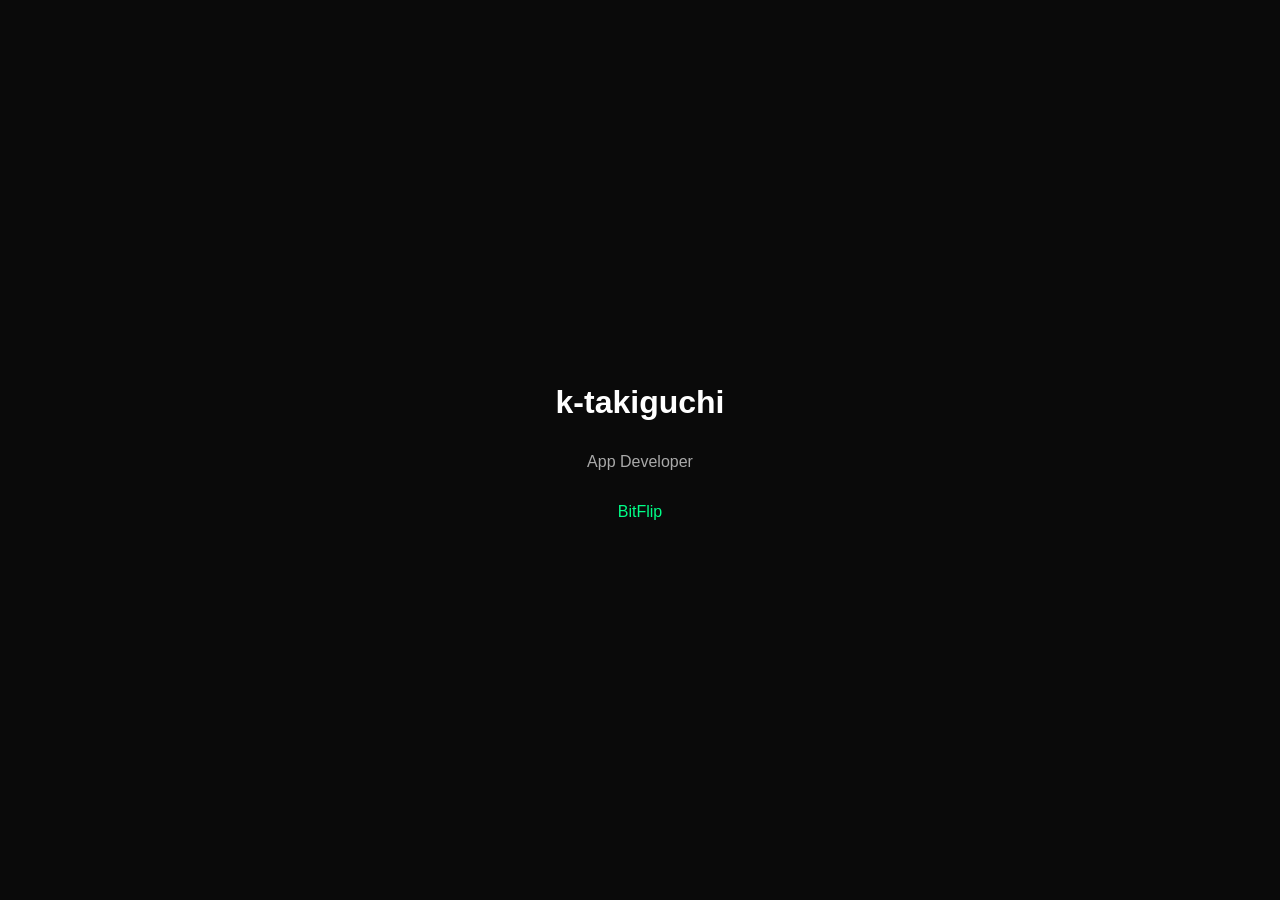
<file: index.html>
<!DOCTYPE html>
<html lang="ja">
<head>
  <meta charset="utf-8">
  <meta name="viewport" content="width=device-width, initial-scale=1">
  <title>k-takiguchi</title>
  <style>
    body {
      font-family: 'Helvetica Neue', Helvetica, Arial, sans-serif;
      background: #0a0a0a;
      color: #ffffff;
      display: flex;
      flex-direction: column;
      align-items: center;
      justify-content: center;
      min-height: 100vh;
      margin: 0;
    }
    h1 {
      font-size: 2em;
      margin-bottom: 0.5em;
    }
    p {
      color: #aaaaaa;
    }
    a {
      color: #00ff88;
      text-decoration: none;
    }
    a:hover {
      text-decoration: underline;
    }
  </style>
</head>
<body>
  <h1>k-takiguchi</h1>
  <p>App Developer</p>
  <p><a href="https://k-takiguchi.github.io/BitFlip/">BitFlip</a></p>
</body>
</html>
</file>
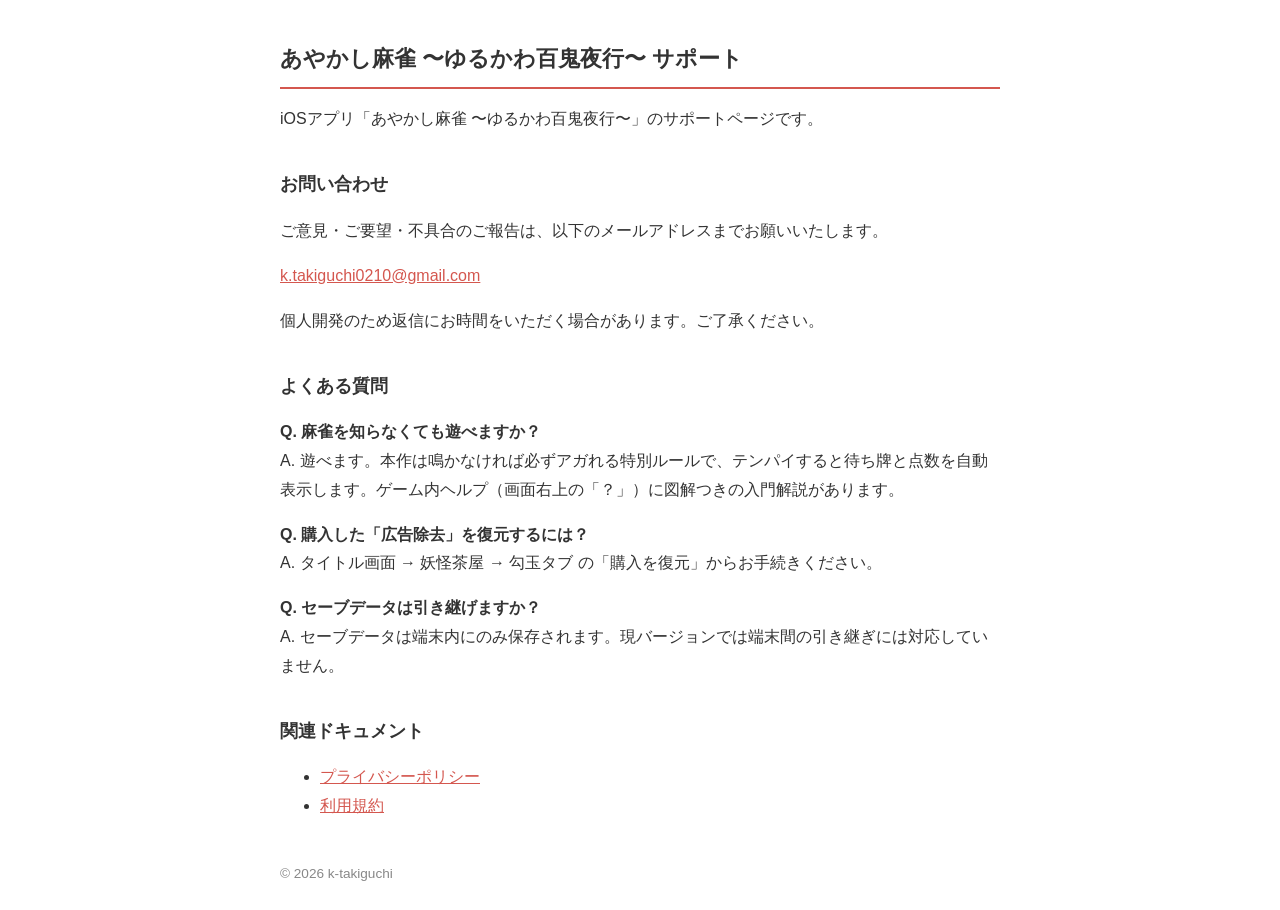
<file: ayakashi-mahjong/index.html>
<!DOCTYPE html>
<html lang="ja">
<head>
<meta charset="UTF-8">
<meta name="viewport" content="width=device-width, initial-scale=1">
<title>サポート | あやかし麻雀 〜ゆるかわ百鬼夜行〜</title>
<style>
  body { font-family: -apple-system, "Hiragino Sans", "Noto Sans JP", sans-serif;
         max-width: 720px; margin: 0 auto; padding: 24px 16px; line-height: 1.8; color: #333; }
  h1 { font-size: 1.4rem; border-bottom: 2px solid #d4574f; padding-bottom: 8px; }
  h2 { font-size: 1.1rem; margin-top: 2em; }
  footer { margin-top: 3em; font-size: .85rem; color: #888; }
  a { color: #d4574f; }
</style>
</head>
<body>
<h1>あやかし麻雀 〜ゆるかわ百鬼夜行〜 サポート</h1>
<p>iOSアプリ「あやかし麻雀 〜ゆるかわ百鬼夜行〜」のサポートページです。</p>

<h2>お問い合わせ</h2>
<p>ご意見・ご要望・不具合のご報告は、以下のメールアドレスまでお願いいたします。</p>
<p><a href="mailto:k.takiguchi0210@gmail.com">k.takiguchi0210@gmail.com</a></p>
<p>個人開発のため返信にお時間をいただく場合があります。ご了承ください。</p>

<h2>よくある質問</h2>
<p><strong>Q. 麻雀を知らなくても遊べますか？</strong><br>
A. 遊べます。本作は鳴かなければ必ずアガれる特別ルールで、テンパイすると待ち牌と点数を自動表示します。ゲーム内ヘルプ（画面右上の「？」）に図解つきの入門解説があります。</p>
<p><strong>Q. 購入した「広告除去」を復元するには？</strong><br>
A. タイトル画面 → 妖怪茶屋 → 勾玉タブ の「購入を復元」からお手続きください。</p>
<p><strong>Q. セーブデータは引き継げますか？</strong><br>
A. セーブデータは端末内にのみ保存されます。現バージョンでは端末間の引き継ぎには対応していません。</p>

<h2>関連ドキュメント</h2>
<ul>
  <li><a href="./privacy.html">プライバシーポリシー</a></li>
  <li><a href="./terms.html">利用規約</a></li>
</ul>

<footer>© 2026 k-takiguchi</footer>
</body>
</html>
</file>
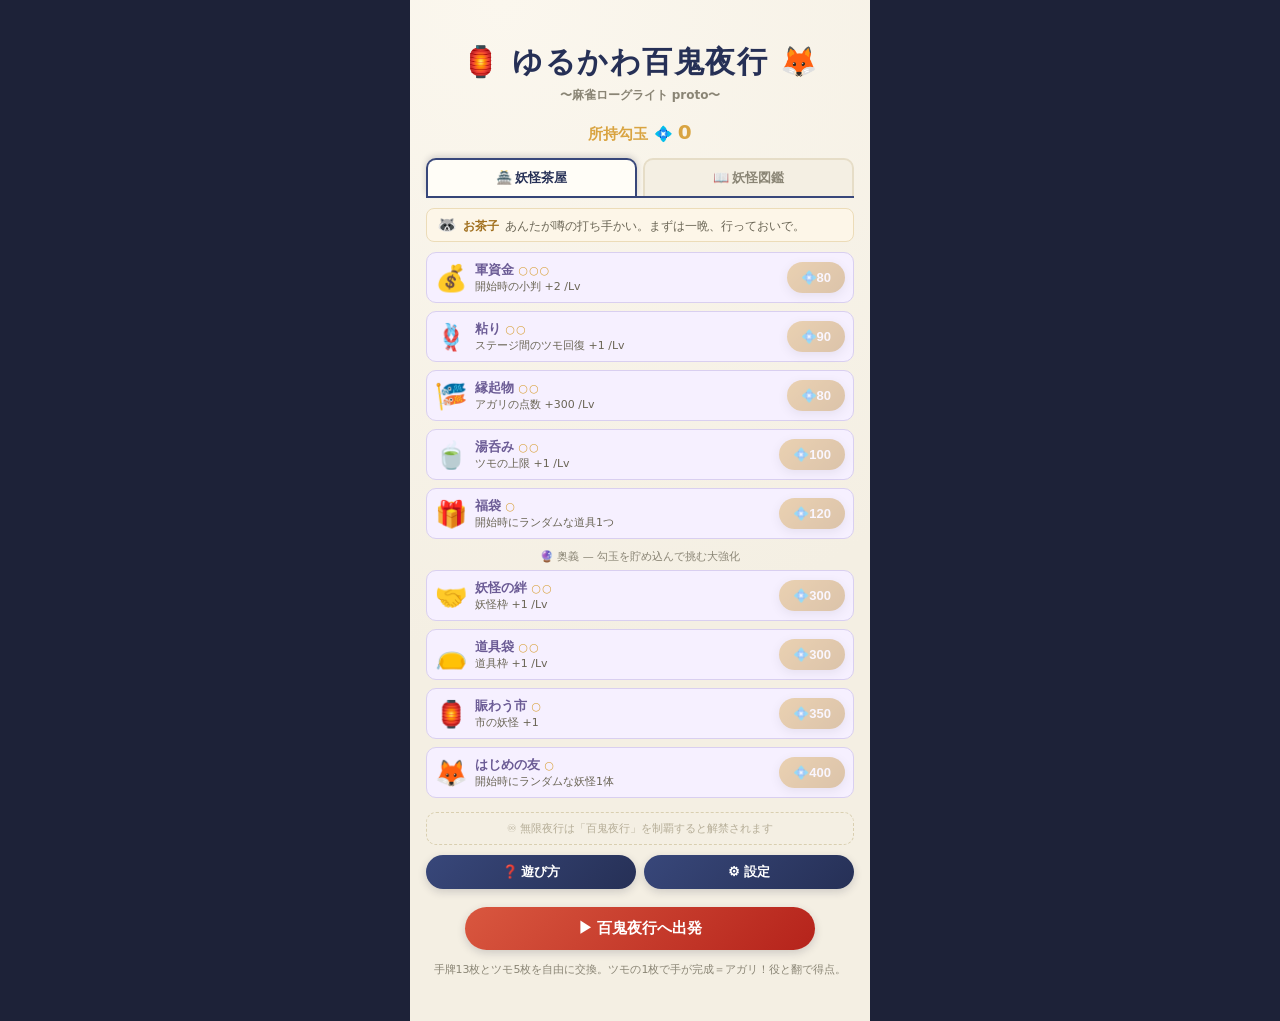
<file: mahjong-rougelite/index.html>
<!DOCTYPE html>
<html lang="ja">
<head>
  <meta charset="UTF-8" />
  <meta name="viewport" content="width=device-width, initial-scale=1.0, maximum-scale=1.0, user-scalable=no" />
  <title>ゆるかわ百鬼夜行 — 麻雀ローグライト プロトタイプ</title>
  <link rel="stylesheet" href="style.css" />
</head>
<body>
  <div id="app">
    <section id="title" class="title-screen hidden"></section>
    <header id="topbar"></header>
    <div id="yokai-bar" class="panel"></div>
    <div id="item-bar" class="panel"></div>
    <div id="peek" class="peek"></div>
    <div id="preview" class="preview"></div>
    <div id="melds" class="melds-row"></div>
    <div id="hand" class="hand"></div>
    <div id="tsumo" class="tsumo-zone"></div>
    <div id="actions" class="actions"></div>
    <div id="message" class="message"></div>
    <section id="shop" class="shop hidden"></section>
  </div>
  <div id="overlay" class="overlay hidden"></div>
  <div id="confirm" class="overlay confirm-overlay hidden"></div>
  <div id="help" class="overlay hidden"></div>
  <div id="settings" class="overlay hidden"></div>

  <script src="data.js"></script>
  <script src="hand.js"></script>
  <script src="engine.js"></script>
  <script src="ui.js"></script>
</body>
</html>
</file>
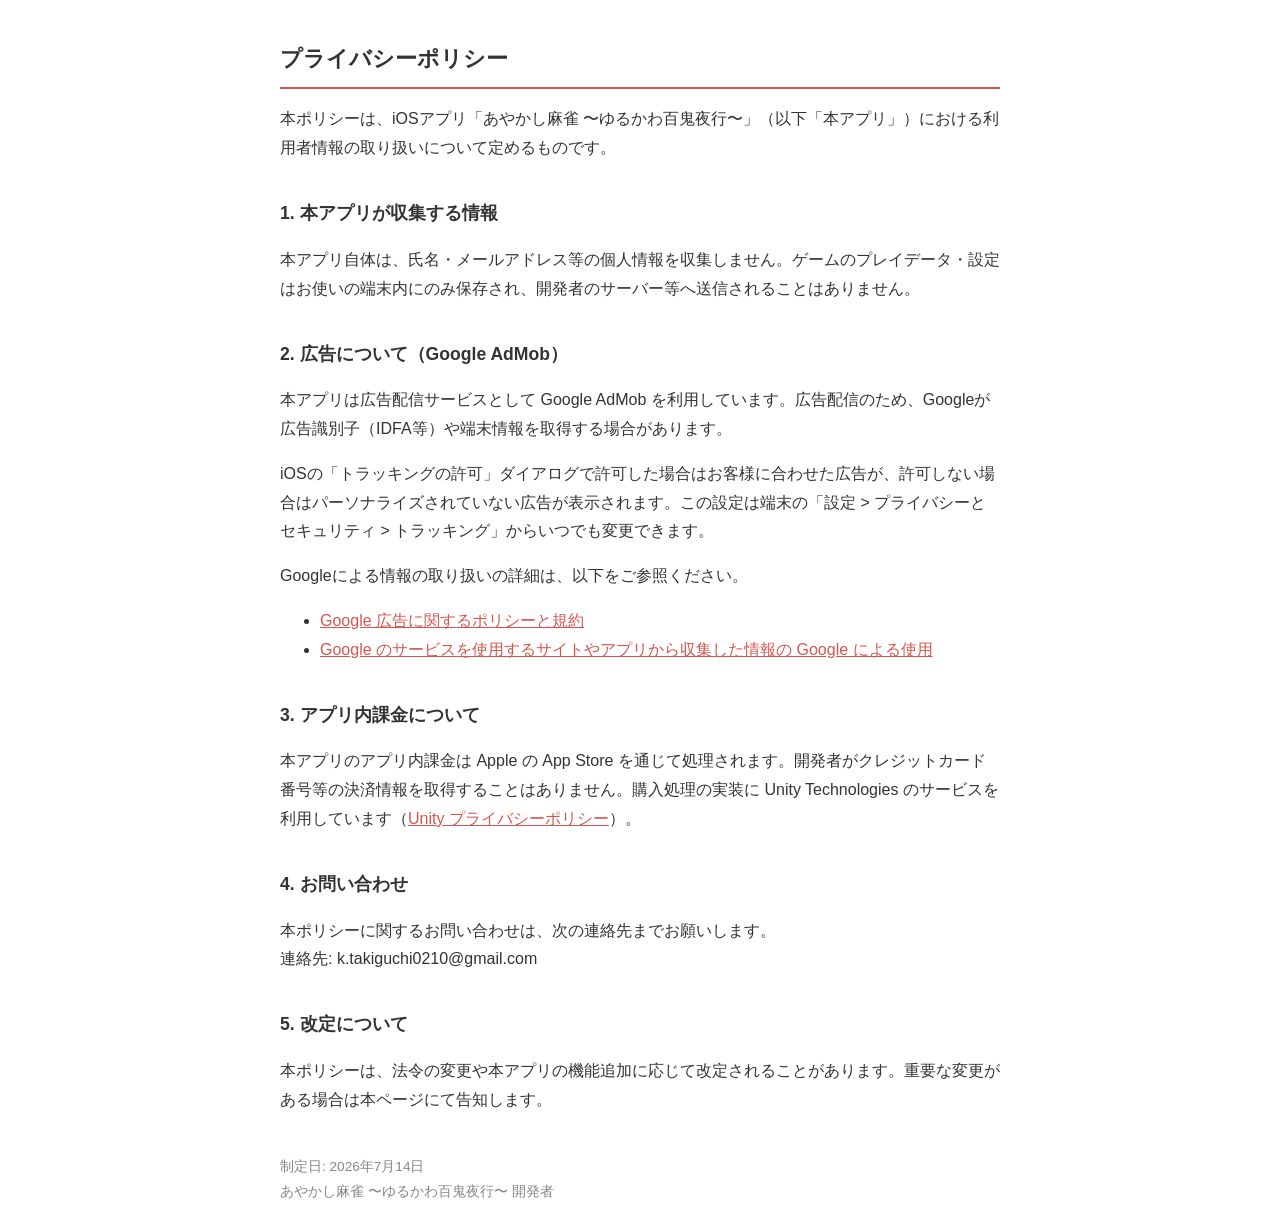
<file: ayakashi-mahjong/privacy.html>
<!DOCTYPE html>
<html lang="ja">
<head>
<meta charset="UTF-8">
<meta name="viewport" content="width=device-width, initial-scale=1">
<title>プライバシーポリシー | あやかし麻雀 〜ゆるかわ百鬼夜行〜</title>
<style>
  body { font-family: -apple-system, "Hiragino Sans", "Noto Sans JP", sans-serif;
         max-width: 720px; margin: 0 auto; padding: 24px 16px; line-height: 1.8; color: #333; }
  h1 { font-size: 1.4rem; border-bottom: 2px solid #d4574f; padding-bottom: 8px; }
  h2 { font-size: 1.1rem; margin-top: 2em; }
  footer { margin-top: 3em; font-size: .85rem; color: #888; }
  a { color: #d4574f; }
</style>
</head>
<body>
<h1>プライバシーポリシー</h1>
<p>本ポリシーは、iOSアプリ「あやかし麻雀 〜ゆるかわ百鬼夜行〜」（以下「本アプリ」）における利用者情報の取り扱いについて定めるものです。</p>

<h2>1. 本アプリが収集する情報</h2>
<p>本アプリ自体は、氏名・メールアドレス等の個人情報を収集しません。ゲームのプレイデータ・設定はお使いの端末内にのみ保存され、開発者のサーバー等へ送信されることはありません。</p>

<h2>2. 広告について（Google AdMob）</h2>
<p>本アプリは広告配信サービスとして Google AdMob を利用しています。広告配信のため、Googleが広告識別子（IDFA等）や端末情報を取得する場合があります。</p>
<p>iOSの「トラッキングの許可」ダイアログで許可した場合はお客様に合わせた広告が、許可しない場合はパーソナライズされていない広告が表示されます。この設定は端末の「設定 &gt; プライバシーとセキュリティ &gt; トラッキング」からいつでも変更できます。</p>
<p>Googleによる情報の取り扱いの詳細は、以下をご参照ください。</p>
<ul>
  <li><a href="https://policies.google.com/technologies/ads?hl=ja" target="_blank" rel="noopener">Google 広告に関するポリシーと規約</a></li>
  <li><a href="https://policies.google.com/technologies/partner-sites?hl=ja" target="_blank" rel="noopener">Google のサービスを使用するサイトやアプリから収集した情報の Google による使用</a></li>
</ul>

<h2>3. アプリ内課金について</h2>
<p>本アプリのアプリ内課金は Apple の App Store を通じて処理されます。開発者がクレジットカード番号等の決済情報を取得することはありません。購入処理の実装に Unity Technologies のサービスを利用しています（<a href="https://unity.com/ja/legal/privacy-policy" target="_blank" rel="noopener">Unity プライバシーポリシー</a>）。</p>

<h2>4. お問い合わせ</h2>
<p>本ポリシーに関するお問い合わせは、次の連絡先までお願いします。<br>
連絡先: k.takiguchi0210@gmail.com</p>

<h2>5. 改定について</h2>
<p>本ポリシーは、法令の変更や本アプリの機能追加に応じて改定されることがあります。重要な変更がある場合は本ページにて告知します。</p>

<footer>制定日: 2026年7月14日<br>あやかし麻雀 〜ゆるかわ百鬼夜行〜 開発者</footer>
</body>
</html>
</file>
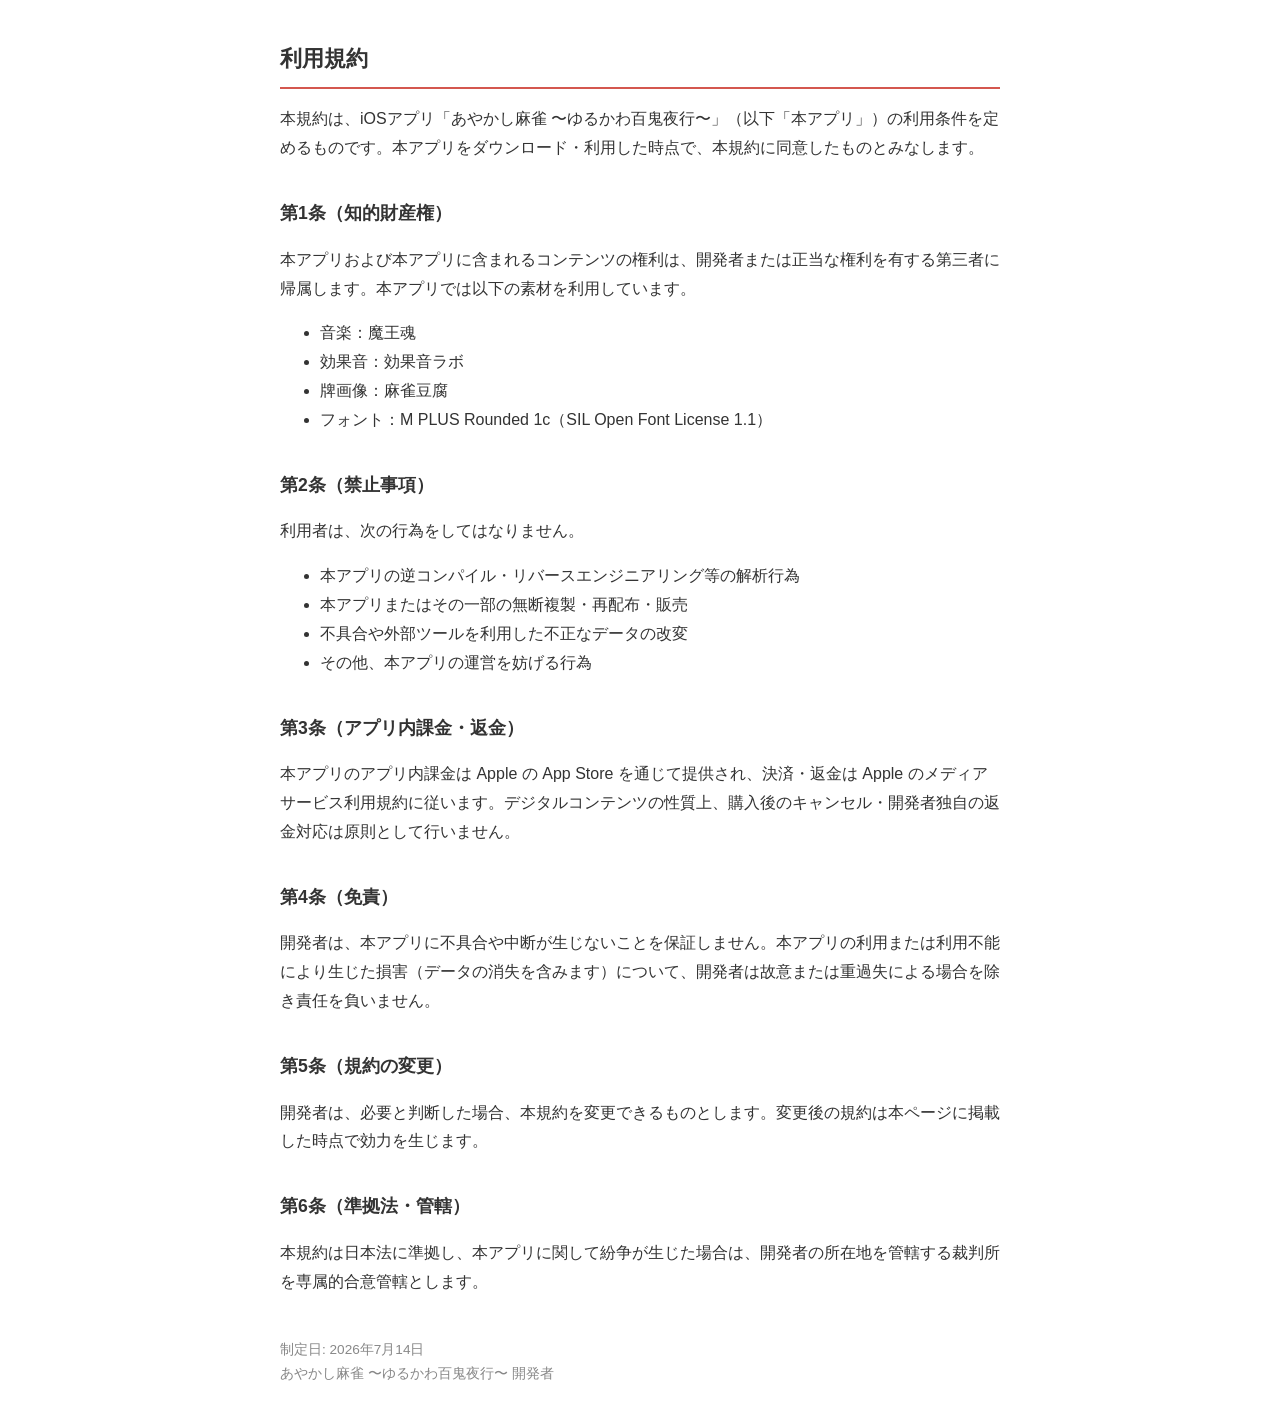
<file: ayakashi-mahjong/terms.html>
<!DOCTYPE html>
<html lang="ja">
<head>
<meta charset="UTF-8">
<meta name="viewport" content="width=device-width, initial-scale=1">
<title>利用規約 | あやかし麻雀 〜ゆるかわ百鬼夜行〜</title>
<style>
  body { font-family: -apple-system, "Hiragino Sans", "Noto Sans JP", sans-serif;
         max-width: 720px; margin: 0 auto; padding: 24px 16px; line-height: 1.8; color: #333; }
  h1 { font-size: 1.4rem; border-bottom: 2px solid #d4574f; padding-bottom: 8px; }
  h2 { font-size: 1.1rem; margin-top: 2em; }
  footer { margin-top: 3em; font-size: .85rem; color: #888; }
</style>
</head>
<body>
<h1>利用規約</h1>
<p>本規約は、iOSアプリ「あやかし麻雀 〜ゆるかわ百鬼夜行〜」（以下「本アプリ」）の利用条件を定めるものです。本アプリをダウンロード・利用した時点で、本規約に同意したものとみなします。</p>

<h2>第1条（知的財産権）</h2>
<p>本アプリおよび本アプリに含まれるコンテンツの権利は、開発者または正当な権利を有する第三者に帰属します。本アプリでは以下の素材を利用しています。</p>
<ul>
  <li>音楽：魔王魂</li>
  <li>効果音：効果音ラボ</li>
  <li>牌画像：麻雀豆腐</li>
  <li>フォント：M PLUS Rounded 1c（SIL Open Font License 1.1）</li>
</ul>

<h2>第2条（禁止事項）</h2>
<p>利用者は、次の行為をしてはなりません。</p>
<ul>
  <li>本アプリの逆コンパイル・リバースエンジニアリング等の解析行為</li>
  <li>本アプリまたはその一部の無断複製・再配布・販売</li>
  <li>不具合や外部ツールを利用した不正なデータの改変</li>
  <li>その他、本アプリの運営を妨げる行為</li>
</ul>

<h2>第3条（アプリ内課金・返金）</h2>
<p>本アプリのアプリ内課金は Apple の App Store を通じて提供され、決済・返金は Apple のメディアサービス利用規約に従います。デジタルコンテンツの性質上、購入後のキャンセル・開発者独自の返金対応は原則として行いません。</p>

<h2>第4条（免責）</h2>
<p>開発者は、本アプリに不具合や中断が生じないことを保証しません。本アプリの利用または利用不能により生じた損害（データの消失を含みます）について、開発者は故意または重過失による場合を除き責任を負いません。</p>

<h2>第5条（規約の変更）</h2>
<p>開発者は、必要と判断した場合、本規約を変更できるものとします。変更後の規約は本ページに掲載した時点で効力を生じます。</p>

<h2>第6条（準拠法・管轄）</h2>
<p>本規約は日本法に準拠し、本アプリに関して紛争が生じた場合は、開発者の所在地を管轄する裁判所を専属的合意管轄とします。</p>

<footer>制定日: 2026年7月14日<br>あやかし麻雀 〜ゆるかわ百鬼夜行〜 開発者</footer>
</body>
</html>
</file>
<file: mahjong-rougelite/style.css>
:root {
  --washi: #f4efe3;
  --ink: #2b2b3a;
  --indigo: #38477a;
  --indigo-dark: #263056;
  --vermilion: #d9573f;
  --gold: #d9a441;
  --green: #4e8d6e;
  --blue: #3f6fa3;
  --purple: #6b5b95;
  --card: #fffdf7;
  --shadow: rgba(40, 40, 60, 0.18);
}
* { box-sizing: border-box; -webkit-tap-highlight-color: transparent; }
html, body {
  margin: 0; padding: 0; background: #1d2238;
  font-family: "Hiragino Sans", "Yu Gothic", system-ui, sans-serif;
  color: var(--ink);
}
#app {
  max-width: 460px; margin: 0 auto; min-height: 100vh;
  background:
    radial-gradient(circle at 20% 0%, #fbf7ee 0, var(--washi) 60%);
  padding: 10px 12px 24px; position: relative;
}

/* ---- トップバー ---- */
#topbar { display: flex; flex-direction: column; gap: 6px; margin-bottom: 8px; }
.title { font-size: 15px; font-weight: 800; letter-spacing: .04em; color: var(--indigo-dark); text-align: center; }
.title .sub { font-size: 11px; color: #8a8575; font-weight: 600; }
.round-row { display: flex; justify-content: space-between; align-items: baseline; }
.round-name { font-weight: 800; color: var(--vermilion); font-size: 15px; }
.round-name.boss { color: #b5231b; text-shadow: 0 0 8px rgba(217,87,63,.4); }
.ba-wind { display: inline-block; font-size: 10px; font-weight: 800; color: #fff; background: var(--indigo); border-radius: 6px; padding: 1px 6px; margin-left: 4px; vertical-align: middle; }
/* ★A1: ボスギミック警告バッジ */
.gimmick-badge { display: block; font-size: 11px; font-weight: 800; color: #fff; background: #b5231b; border-radius: 6px; padding: 3px 8px; text-align: center; }
.stat { font-size: 12px; color: var(--indigo-dark); font-weight: 700; }
.bar { height: 16px; background: #e6ddc7; border-radius: 10px; overflow: hidden; box-shadow: inset 0 1px 3px var(--shadow); }
.bar > span { display: block; height: 100%; background: linear-gradient(90deg, var(--gold), var(--vermilion)); transition: width .35s ease; }
/* ★D66 敵HPバー: 残りHPの割合で幅が減っていく。閾値で色を切替える */
.bar.hp.hp-green > span { background: linear-gradient(90deg, #7fc79a, var(--green)); }
.bar.hp.hp-yellow > span { background: linear-gradient(90deg, #f0d382, var(--gold)); }
.bar.hp.hp-red > span { background: linear-gradient(90deg, #ef8f78, var(--vermilion)); }
.score-line { font-size: 12px; text-align: right; color: #6a6555; margin-top: 2px; }
.resources { display: flex; gap: 8px; justify-content: center; font-size: 13px; font-weight: 800; }
.chip { background: var(--card); border-radius: 20px; padding: 3px 12px; box-shadow: 0 2px 5px var(--shadow); }
.chip.koban { color: var(--gold); }
.chip.plays { color: var(--indigo); }
.chip.discards { color: var(--green); }

/* ---- パネル ---- */
.panel { background: var(--card); border-radius: 12px; padding: 8px; margin-bottom: 8px; box-shadow: 0 2px 6px var(--shadow); }

/* ---- 妖怪バー ---- */
#yokai-bar { display: flex; gap: 6px; flex-wrap: wrap; min-height: 46px; align-items: center; }
.yokai {
  display: flex; flex-direction: column; align-items: center; justify-content: center;
  min-width: 58px; padding: 4px 6px; border-radius: 10px; background: #f6f0ff;
  border: 1.5px solid var(--purple); position: relative;
}
.yokai .face { font-size: 20px; line-height: 1; }
.yokai .yname { font-size: 9.5px; font-weight: 800; color: var(--purple); margin-top: 2px; }
.yokai .rar { position: absolute; top: -6px; right: -4px; font-size: 9px; color: var(--gold); }
.yokai-empty { color: #b6ae98; font-size: 12px; padding: 6px; }
.yokai { cursor: pointer; }
.yokai.selected { border-color: var(--vermilion); background: #fff3ee; }
/* ★A1 v3 眠り(nemuri): このボス戦だけ休眠中の妖怪を薄く+💤表示 */
.yokai.sleeping { opacity: .45; filter: grayscale(60%); }
.yokai .sleep-badge { position: absolute; bottom: -4px; right: -2px; font-size: 11px; }
/* 所持妖怪の効果一覧（タップで開閉・スマホ対応） */
.yokai-panel { width: 100%; margin-top: 6px; border-top: 1.5px dashed #d9cff0; padding-top: 6px; }
.yokai-detail { display: flex; align-items: baseline; gap: 6px; font-size: 11.5px; line-height: 1.7; color: #4a4638; }
.yokai-detail .face { font-size: 14px; }
.yokai-detail b { color: var(--purple); white-space: nowrap; }
.yokai-detail .rar-inline { color: var(--gold); font-size: 9px; white-space: nowrap; }
.yokai-detail .ydesc { color: #6a6555; }
.yokai-panel-hint { text-align: center; font-size: 9px; color: #b6ae98; margin-top: 4px; }
.slots { margin-left: auto; font-size: 11px; color: #9a927c; font-weight: 700; }

/* ---- ★A2 消耗品アイテムバー ---- */
#item-bar { display: flex; gap: 6px; flex-wrap: wrap; min-height: 46px; align-items: center; }
.item-chip {
  display: flex; flex-direction: column; align-items: center; justify-content: center;
  min-width: 58px; padding: 4px 6px; border-radius: 10px; background: #eef5ff;
  border: 1.5px solid var(--blue); position: relative; cursor: pointer;
}
.item-chip .face { font-size: 20px; line-height: 1; }
.item-chip .iname { font-size: 9.5px; font-weight: 800; color: var(--blue); margin-top: 2px; }
.item-chip .rar { position: absolute; top: -6px; right: -4px; font-size: 9px; color: var(--gold); }
.item-chip.selected { border-color: var(--vermilion); background: #fff3ee; }
.item-empty { color: #b6ae98; font-size: 12px; padding: 6px; }
.item-panel .item-actions { display: flex; gap: 8px; margin-top: 6px; justify-content: center; }
.item-auto-note { font-size: 11px; color: #9a927c; }
.shinzuu-note { width: 100%; margin-top: 6px; border-top: 1.5px dashed #cfe0f5; padding-top: 6px; text-align: center; font-size: 12px; color: var(--blue); font-weight: 700; }
.tile-picker { display: flex; flex-wrap: wrap; gap: 4px; justify-content: center; margin: 6px 0; }
.tile-picker .tile-pick { min-width: 34px; padding: 2px 4px; font-size: 11px; }
.shop-category { font-size: 12px; font-weight: 800; color: var(--blue); margin: 10px 0 4px; }
.drop-choice { margin: 10px 0; }
.drop-title { font-size: 13px; font-weight: 800; color: var(--purple); text-align: center; margin-bottom: 8px; }
.offer.drop-card { cursor: pointer; }
.offer.drop-card:hover { border-color: var(--vermilion); }

/* ---- 先読み ---- */
.peek { min-height: 20px; font-size: 11px; color: #7d7660; text-align: center; }
.peek b { color: var(--indigo); }
.dora-ind { display: inline-block; background: #fdf1e0; border: 1.5px solid var(--gold); border-radius: 8px; padding: 1px 8px; font-weight: 800; color: #9a6b1a; }
.last-chance { width: 100%; text-align: center; font-size: 12px; font-weight: 800; color: var(--vermilion); background: #fdeee9; border: 1.5px solid var(--vermilion); border-radius: 10px; padding: 6px; margin-bottom: 8px; animation: pop .2s ease; }

/* ---- プレビュー ---- */
.preview { text-align: center; min-height: 40px; margin: 2px 0 6px; }
.preview .big { font-size: 22px; font-weight: 900; color: var(--vermilion); }
.preview .calc { font-size: 12px; color: var(--indigo-dark); font-weight: 700; }
.preview .detail { font-size: 10px; color: #8a8575; line-height: 1.5; }
.preview .invalid { font-size: 12px; color: #b0a890; }

/* ---- 手牌 ---- */
.hand { display: flex; flex-wrap: wrap; gap: 6px; justify-content: center; min-height: 84px; padding: 6px 0; }
.tile {
  width: 46px; height: 64px; border-radius: 9px; background: var(--card);
  box-shadow: 0 3px 6px var(--shadow); display: flex; align-items: center; justify-content: center;
  font-size: 22px; font-weight: 900; cursor: pointer; user-select: none;
  border: 2px solid transparent; transition: transform .12s ease, border-color .12s ease;
  position: relative;
}
.tile:active { transform: scale(.94); }
.tile.selected { border-color: var(--vermilion); transform: translateY(-8px); box-shadow: 0 8px 12px var(--shadow); }
.tile.drawn { border-color: var(--gold); box-shadow: 0 0 0 2px var(--gold), 0 3px 6px var(--shadow); }
/* ツモ5枚ゾーン（手牌と分離） */
.tsumo-zone { display: flex; flex-wrap: wrap; gap: 6px; justify-content: center; align-items: center; margin: 10px auto 4px; padding: 10px 8px 6px; position: relative; background: #fbf4e2; border: 2px dashed var(--gold); border-radius: 12px; max-width: 340px; }
.tsumo-label { width: 100%; text-align: center; font-size: 10px; font-weight: 800; color: var(--gold); letter-spacing: 2px; margin-bottom: 2px; }
/* 手の目: 手が進むツモ牌を光らせる */
.tile.useful { border-color: var(--green); box-shadow: 0 0 0 2px rgba(78,141,110,.5); }
.tile.useful::after { content: "◎"; position: absolute; top: -12px; left: 50%; transform: translateX(-50%); font-size: 10px; color: var(--green); font-weight: 800; }
/* 割引前価格の打ち消し */
.disc { text-decoration: line-through; opacity: .6; margin-right: 4px; font-size: 11px; }
.tile .num { font-size: 24px; }
.tile .suit { position: absolute; bottom: 3px; right: 5px; font-size: 10px; opacity: .7; }
.tile.m { color: var(--vermilion); }
.tile.p { color: var(--blue); }
.tile.s { color: var(--green); }
.tile.z { color: var(--purple); }
.tile.w { color: var(--gold); background: linear-gradient(135deg, #fff8e6, #ffeeba); }

/* ★D43 鳴き面子は手牌の1行上に独立表示（空なら高さ0） */
.melds-row { display: flex; gap: 6px; justify-content: center; flex-wrap: wrap; min-height: 0; margin-bottom: 4px; }
.melds-row:empty { margin: 0; }

/* ★D42 手牌を1行表示（折り返し廃止・コンパクト化）。縦画面でも面子が途切れず読める。
   狭い画面ではみ出す時はスワイプ（overflow-x）＝セガMJ方式。ツモ5枚は変更しない。 */
.hand { flex-wrap: nowrap; overflow-x: auto; gap: 2px; justify-content: safe center; -webkit-overflow-scrolling: touch; min-height: 52px; padding: 6px; }
/* 横幅は詰めて全牌を1行に、縦は大きめにしてタップ当たり判定を確保 */
.hand .tile { width: 26px; height: 46px; flex: 0 0 auto; border-radius: 6px; }
.hand .tile .num { font-size: 17px; }
.hand .tile .suit { font-size: 6px; bottom: 1px; right: 2px; }
.hand .tile.selected { transform: translateY(-6px); }

/* ---- アクション ---- */
.actions { display: flex; gap: 10px; justify-content: center; margin-top: 6px; }
button.btn {
  border: none; border-radius: 24px; padding: 12px 22px; font-size: 15px; font-weight: 800;
  color: #fff; cursor: pointer; box-shadow: 0 3px 8px var(--shadow); transition: transform .1s, opacity .1s;
}
button.btn:active { transform: translateY(2px); }
button.btn:disabled { opacity: .4; cursor: not-allowed; }
.btn.play { background: linear-gradient(135deg, var(--vermilion), #b5231b); }
.btn.agari { background: linear-gradient(135deg, var(--gold), #b5822c); }
.agari-banner { animation: pop .2s ease; }
.agari-banner .big { color: var(--gold); }
@keyframes pop { from { transform: scale(.9); opacity: .4; } to { transform: scale(1); opacity: 1; } }
.tenpai { font-size: 13px; color: var(--green); font-weight: 700; line-height: 1.6; }
.tenpai .wait { display: inline-block; background: #e7f2ec; color: var(--green); border-radius: 6px; padding: 1px 6px; margin: 1px; font-weight: 800; }
.tenpai .wcount { font-size: 9px; color: #6a6555; margin-left: 3px; font-weight: 700; }
.tenpai .wscore { font-size: 9px; color: var(--vermilion); margin-left: 4px; font-weight: 800; }
.tenpai .wait.yakuless { opacity: .55; }
/* ★D24 鳴き */
.open-meld { display: inline-flex; align-items: center; gap: 2px; margin-right: 8px; padding: 4px 6px; background: #efe9db; border: 1.5px solid #cfc5ab; border-radius: 8px; position: relative; }
.open-meld .meld-tag { font-size: 8px; font-weight: 800; color: #fff; background: var(--vermilion); border-radius: 4px; padding: 1px 3px; margin-right: 2px; }
.open-meld .meld-tile { font-size: 13px; font-weight: 800; color: #6a6555; background: var(--card); border-radius: 5px; padding: 2px 4px; }
.call-row { width: 100%; display: flex; gap: 6px; justify-content: center; margin-top: 4px; flex-wrap: wrap; }
.call-btn { background: linear-gradient(135deg, var(--purple), #4d3f73); }
/* ★D66 鳴きボタン刷新: call-rowは常時ポン/チー/カンの3ボタン。選択中は.activeでハイライトし、直下に候補実行ボタン行を出す */
.call-sel { background: linear-gradient(135deg, #a99bd6, var(--purple)); min-width: 64px; }
.call-sel.active { background: linear-gradient(135deg, var(--vermilion), #b5231b); box-shadow: 0 0 0 2px #fff3ee, 0 3px 8px var(--shadow); }
/* ★D67 候補実行ボタンは縦1列（1行1候補）。「✕ やめる」は最下段(execHtmlの後に置くだけで自然に最下段になる)。 */
.call-exec-row { width: 100%; display: flex; flex-direction: column; gap: 6px; margin-top: 6px; animation: pop .15s ease; }
.call-btn { display: flex; align-items: center; gap: 8px; width: 100%; justify-content: flex-start; text-align: left; }
.call-type-tag { font-size: 11px; font-weight: 800; color: #fff; opacity: .85; flex-shrink: 0; min-width: 26px; }
.call-chips { display: flex; gap: 3px; align-items: center; flex-wrap: nowrap; overflow-x: auto; }
/* ★D67 候補ボタン内のミニ牌チップ（.tile/.meld-tileより小型・スマホ縦画面前提） */
.mini-tile {
  display: inline-flex; flex-direction: column; align-items: center; justify-content: center;
  width: 22px; height: 30px; border-radius: 5px; background: var(--card); color: var(--ink);
  font-weight: 800; position: relative; border: 1.5px solid transparent; flex-shrink: 0;
}
.mini-tile .num { font-size: 13px; line-height: 1; }
.mini-tile .suit { font-size: 6px; position: absolute; bottom: 1px; right: 2px; opacity: .7; }
.mini-tile.m { color: var(--vermilion); }
.mini-tile.p { color: var(--blue); }
.mini-tile.s { color: var(--green); }
.mini-tile.z { color: var(--purple); }
/* プール(ツモ)由来の1枚を強調 */
.mini-tile.pool { border-color: var(--gold); box-shadow: 0 0 0 1.5px var(--gold); }
.mini-tile .pool-badge {
  position: absolute; top: -8px; left: 50%; transform: translateX(-50%);
  font-size: 7px; font-weight: 800; color: #6a4a12; background: var(--gold); border-radius: 4px; padding: 0 3px; white-space: nowrap;
}
.call-cancel { background: linear-gradient(135deg, #8a8575, #5a5545); }
/* 選択中の鳴き候補に関係する牌（プール側＋消費される手牌）をハイライト */
.tile.call-hi { border-color: var(--vermilion); box-shadow: 0 0 0 2px rgba(217,87,63,.55); }
.open-note { font-size: 10px; color: var(--vermilion); }
.agari-banner .big.limit { text-shadow: 0 0 10px rgba(217, 164, 65, .6); }
.btn.discard { background: linear-gradient(135deg, var(--green), #37624c); }
.btn.small { padding: 8px 14px; font-size: 13px; border-radius: 18px; }
.btn.gold { background: linear-gradient(135deg, var(--gold), #b5822c); }
.btn.indigo { background: linear-gradient(135deg, var(--indigo), var(--indigo-dark)); }

.message { text-align: center; min-height: 18px; font-size: 12px; color: var(--indigo-dark); font-weight: 700; margin-top: 6px; }

/* ---- ★D76 物語レイヤー: 図鑑の一言解説(A) ---- */
.lore { font-size: 10.5px; color: #9a8f78; font-style: italic; line-height: 1.5; margin-top: 2px; }

/* ---- ★D76 物語レイヤー: 案内役「お茶子」(B) ---- */
.otyako { display: flex; align-items: baseline; gap: 6px; font-size: 12px; color: #6a6555; background: #fdf6e8; border: 1px solid #ecdcb8; border-radius: 8px; padding: 6px 10px; margin-bottom: 10px; }
.otyako-face { font-size: 16px; }
.otyako b { color: #a1701f; white-space: nowrap; }
.otyako-line { flex: 1; }

/* ---- ★D76 物語レイヤー: 節目のフレーバー(C・決着カード) ---- */
.flavor-line { font-style: italic; color: #6a6555; margin: 4px 0; }

/* ---- ショップ ---- */
.shop { background: var(--card); border-radius: 14px; padding: 12px; box-shadow: 0 3px 10px var(--shadow); }
.shop h2 { text-align: center; margin: 2px 0 10px; color: var(--indigo-dark); font-size: 16px; }
.shop-items { display: flex; flex-direction: column; gap: 8px; }
.offer { display: flex; align-items: center; gap: 8px; padding: 8px; border-radius: 10px; background: #f6f0ff; border: 1.5px solid #d9cff0; }
.offer .face { font-size: 26px; }
.offer .info { flex: 1; }
.offer .info .n { font-weight: 800; font-size: 13px; color: var(--purple); }
.offer .info .d { font-size: 11px; color: #6a6555; }
.offer .price { font-weight: 800; color: var(--gold); font-size: 13px; white-space: nowrap; }
.offer.tile-offer { background: #eef5ff; border-color: #cfe0f5; }
.offer.tile-offer .info .n { color: var(--blue); }
.offer.item-offer { background: #fdf3e0; border-color: #ecd9a8; }
.offer.item-offer .info .n { color: #a1701f; }
.shop-actions { display: flex; gap: 8px; justify-content: center; margin-top: 12px; }
.swap-note { text-align: center; font-size: 12px; color: var(--vermilion); font-weight: 700; background: #fff3ee; border: 1px dashed #f0c7b8; border-radius: 8px; padding: 6px 10px; margin-bottom: 8px; }

/* ---- オーバーレイ ---- */
.overlay {
  position: fixed; inset: 0; background: rgba(20, 22, 40, .82);
  display: flex; align-items: center; justify-content: center; z-index: 10; padding: 20px;
}
.overlay .card {
  background: var(--washi); border-radius: 18px; padding: 26px 22px; text-align: center; max-width: 340px;
  box-shadow: 0 10px 40px rgba(0,0,0,.5);
}
.overlay h1 { margin: 6px 0; font-size: 26px; }
.overlay.clear { background: rgba(30,34,56,.72); }
.clear-card .reward-big { font-size: 20px; font-weight: 900; color: var(--gold); margin: 10px 0; }
.clear-card .reward-sub { font-size: 12px; font-weight: 700; color: #b6ae98; }
.clear-card .boss-flair { color: var(--vermilion); font-weight: 800; font-size: 13px; }
.clear-card .next-note { font-size: 12px; color: #d8d1ea; margin: 6px 0 12px; }
.next-boss-warn { font-size: 12px; font-weight: 700; color: #fff; background: #b5231b; border-radius: 6px; padding: 6px 10px; margin: 0 0 12px; text-align: center; }
.overlay.win h1 { color: var(--gold); }
.overlay.lose h1 { color: var(--vermilion); }
.overlay p { color: #5a5545; font-size: 13px; line-height: 1.7; }
.overlay .emoji { font-size: 48px; }

/* ---- 確認ダイアログ（誤タップ防止）---- */
.confirm-overlay { background: rgba(20, 22, 40, .6); z-index: 20; }
.confirm-card { max-width: 300px; padding: 22px 20px; }
.confirm-card .confirm-msg { font-size: 16px; font-weight: 800; color: var(--indigo-dark); line-height: 1.6; margin-bottom: 16px; }
.confirm-card .confirm-sub { display: block; font-size: 12px; font-weight: 600; color: #8a8575; margin-top: 6px; line-height: 1.6; }
.confirm-card .btn { display: block; width: 100%; margin-top: 8px; }

/* ---- タイトルの設定行（❓遊び方・⚙設定）---- */
.settings-row { display: flex; gap: 8px; margin-top: 10px; }
.settings-row .btn { flex: 1; margin: 0; }

/* ---- ⚙ 設定オーバーレイ(D67): 確認画面ON/OFF・ランをあきらめる・データの初期化 ---- */
#settings.overlay { z-index: 15; align-items: flex-start; padding-top: 28px; }
.settings-panel .settings-item { padding: 12px 0; border-bottom: 1px solid #f0e8d8; }
.settings-panel .settings-item:last-child { border-bottom: none; }
.settings-item-head { display: flex; align-items: center; justify-content: space-between; gap: 8px; }
.settings-item-title { font-size: 14px; font-weight: 800; color: var(--indigo-dark); }
.settings-item-note { font-size: 11px; color: #8a8575; line-height: 1.6; margin-top: 6px; }
.settings-danger .settings-item-note { color: var(--vermilion); font-weight: 700; }
.settings-actions { display: flex; gap: 8px; margin-top: 8px; }
.settings-actions .btn { flex: 1; margin: 0; }

/* ---- タイトル & メタショップ ---- */
.title-screen { padding: 8px 4px 20px; }
.title-hero { text-align: center; padding: 24px 0 10px; }
.game-logo { font-size: 30px; font-weight: 900; color: var(--indigo-dark); letter-spacing: .05em; }
.game-logo::before { content: "🏮 "; }
.game-logo::after { content: " 🦊"; }
.game-sub { font-size: 12px; color: #8a8575; font-weight: 700; margin-top: 4px; }
.medal-bar { text-align: center; font-size: 15px; font-weight: 800; color: var(--gold); margin: 6px 0 14px; }
.medal-bar b { font-size: 20px; }
.meta-head { text-align: center; font-size: 15px; font-weight: 800; color: var(--indigo-dark); margin-bottom: 8px; }
/* ★D41 タイトルのタブ（妖怪茶屋/妖怪図鑑） */
.title-tabs { display: flex; gap: 6px; margin: 4px 0 10px; }
.title-tab { flex: 1; padding: 9px 6px; border-radius: 10px 10px 0 0; border: 2px solid #e6ddc7; border-bottom: none; background: #f4efe3; color: #8a8575; font-size: 13px; font-weight: 800; cursor: pointer; }
.title-tab.active { border-color: var(--indigo); background: var(--card); color: var(--indigo-dark); box-shadow: 0 -2px 6px var(--shadow); }
.tab-panel { border-top: 2px solid var(--indigo); padding-top: 10px; margin-top: -10px; }
.meta-note { text-align: center; font-size: 11px; color: #8a8575; margin-top: 12px; }
.pips { font-size: 11px; color: var(--gold); letter-spacing: 1px; }
.meta-max { font-weight: 800; color: var(--green); font-size: 13px; padding: 0 6px; }
/* ★D30 妖怪図鑑 */
.locked-yokai { opacity: .8; background: #f3f0e8; border-color: #ddd4bd; }
.locked-yokai .info .n { color: #8a8575; }
.stage-gate { font-size: 9px; font-weight: 800; color: #fff; background: var(--purple); border-radius: 5px; padding: 1px 5px; margin-left: 3px; vertical-align: middle; }
.start-btn { display: block; width: 82%; margin: 18px auto 0; font-size: 17px; padding: 14px; }
.title .home { cursor: pointer; }

/* ---- モード選択（キャンペーン/無限） ---- */
.mode-select { display: flex; gap: 8px; justify-content: center; margin-top: 16px; }
.mode-btn {
  flex: 1; max-width: 160px; border: 2px solid #e6ddc7; background: var(--card); border-radius: 12px;
  padding: 10px 8px; font-size: 13px; font-weight: 800; color: var(--indigo-dark); cursor: pointer;
  display: flex; flex-direction: column; align-items: center; gap: 3px;
}
.mode-btn.active { border-color: var(--vermilion); background: #fff3ee; color: var(--vermilion); }
.mode-btn .mode-sub { font-size: 9.5px; font-weight: 600; color: #8a8575; }
.mode-btn.active .mode-sub { color: var(--vermilion); opacity: .75; }
.mode-locked { text-align: center; font-size: 11px; color: #b6ae98; margin-top: 14px; background: #f4efe3; border: 1px dashed #d9cfb0; border-radius: 10px; padding: 8px; }

/* ---- 遊び方（チュートリアル・タブ式ヘルプ） ---- */
.help-open { display: block; margin: 14px auto 0; }
#help.overlay { z-index: 15; align-items: flex-start; padding-top: 28px; }
.help-panel {
  background: var(--card); border-radius: 14px; padding: 16px 18px 20px; box-shadow: 0 3px 10px var(--shadow);
  width: 100%; max-width: 420px; max-height: 86vh; overflow-y: auto; -webkit-overflow-scrolling: touch;
}
.help-panel h2 { text-align: center; color: var(--indigo-dark); font-size: 17px; margin: 4px 0 8px; }
.help-panel h3 { color: var(--vermilion); font-size: 14px; margin: 16px 0 6px; border-bottom: 2px solid #f0e8d8; padding-bottom: 3px; }
.help-panel .help-lead { font-size: 12px; color: #6a6555; text-align: center; }
.help-panel ul { margin: 4px 0; padding-left: 18px; }
.help-panel li { font-size: 12px; line-height: 1.8; color: #4a4638; margin-bottom: 2px; }
.help-panel b { color: var(--indigo-dark); }
.help-panel p { font-size: 12px; line-height: 1.7; color: #4a4638; margin: 6px 0; }

/* ★D66 ヘルプのアコーディオン化: 見出し(常時表示)をタップすると本文(hiddenクラス)が開閉する */
.acc-head {
  display: flex; align-items: center; justify-content: space-between; width: 100%;
  background: none; border: none; border-bottom: 2px solid #f0e8d8; padding: 0 0 3px; margin: 16px 0 6px;
  font: inherit; font-size: 14px; font-weight: 800; color: var(--vermilion); cursor: pointer; text-align: left;
}
.acc-head:active { opacity: .7; }
.acc-indicator { font-size: 11px; color: #b6ae98; margin-left: 8px; flex-shrink: 0; }
/* 役一覧の行は独自のカード(.yaku-row)を持つため、acc-headの余白・下線をリセットする */
.yaku-row .acc-head.yaku-head { border-bottom: none; margin: 0; padding: 0; }

/* ヘルプ上部の閉じるボタン（★D66・下部の「← 戻る」は維持） */
.help-head-row { display: flex; align-items: center; justify-content: space-between; margin: 4px 0 8px; }
.help-head-row h2 { margin: 0; flex: 1; }
.help-close-x {
  border: none; border-radius: 14px; padding: 6px 10px; font-size: 12px; font-weight: 800; cursor: pointer;
  background: var(--indigo); color: #fff; flex-shrink: 0;
}

/* タブ切替 */
.help-tabs { display: flex; gap: 4px; flex-wrap: wrap; margin-bottom: 10px; position: sticky; top: -16px; background: var(--card); padding-top: 4px; z-index: 1; }
.help-tab { flex: 1 1 auto; min-width: 68px; padding: 8px 4px; border-radius: 8px; border: 2px solid #e6ddc7; background: #f4efe3; color: #8a8575; font-size: 11px; font-weight: 800; cursor: pointer; }
.help-tab.active { border-color: var(--indigo); background: #fff; color: var(--indigo-dark); box-shadow: 0 1px 4px var(--shadow); }

/* 役一覧タブ */
.yaku-list { display: flex; flex-direction: column; gap: 6px; margin: 6px 0 14px; }
.yaku-row { background: #f8f5ec; border: 1px solid #e6ddc7; border-radius: 8px; padding: 6px 8px; }
.yaku-row.yakuman { background: #fdf1e0; border-color: var(--gold); }
.yaku-head { display: flex; justify-content: space-between; align-items: baseline; gap: 6px; }
.yaku-name { color: var(--indigo-dark); font-size: 12.5px; font-weight: 800; }
.yaku-han { color: var(--vermilion); font-size: 11px; font-weight: 800; white-space: nowrap; }
.yaku-cond { font-size: 11px; color: #4a4638; margin-top: 2px; line-height: 1.5; }
.yaku-naki { font-size: 10px; color: var(--blue); margin-top: 2px; font-weight: 700; }
.yaku-note { font-size: 11px; color: #6a6555; line-height: 1.7; margin-top: 6px; }

/* ★D73 点数計算表: 横スクロール可のコンパクトテーブル */
.score-table-wrap { overflow-x: auto; -webkit-overflow-scrolling: touch; margin: 8px 0; }
.score-table { border-collapse: collapse; width: 100%; min-width: 320px; font-size: 11px; }
.score-table th, .score-table td { border: 1px solid #e6ddc7; padding: 4px 6px; text-align: center; white-space: nowrap; }
.score-table thead th { background: #f4efe3; color: var(--indigo-dark); font-weight: 800; }
.score-table tbody th { background: #f8f5ec; color: var(--vermilion); font-weight: 800; }
.score-table .limit-note { display: block; font-size: 9px; color: var(--purple); font-weight: 700; }
.score-table.score-table-limit { min-width: 220px; }
.score-table.score-table-limit th { width: 30%; }

/* ゲーム中トップバーの❓ボタン */
.title .help-btn { cursor: pointer; margin-left: 4px; }

.overlay .earned { color: var(--gold); font-weight: 800; font-size: 15px; margin: 10px 0; }
.overlay .unlock-note { color: var(--purple); font-weight: 800; font-size: 12px; margin: 4px 0 10px; }
.overlay .card .btn { display: block; width: 100%; margin-top: 8px; }

.hidden { display: none !important; }

/* ★D48 ショップで消耗品を妖怪と同じ枠に混在表示する時の識別 */
.offer.item-offer .kind-tag { font-size: 10px; background: #a1701f; color: #fff; border-radius: 4px; padding: 0 4px; margin-left: 2px; vertical-align: middle; }

/* ★D58 進化(A25): ショップ/図鑑の進化元注記 */
.evo-note { color: #7c4dbe; font-weight: 700; font-size: 11px; margin-top: 2px; }

/* ★D61 カンボタン: 鳴きボタンと同列・別色で識別 */
.call-btn.kan-btn { background: #7c4dbe; }

/* ★D62 アガリ可能時の待ち一覧＋「今アガれる待ち」の強調 */
.agari-waits { margin-top: 5px; font-size: 12px; }
.wait.now { outline: 2px solid #2e9e5b; border-radius: 6px; }

/* ★D63 千里眼: 待ち牌までの距離表示 */
.wfar { display: block; font-size: 10px; color: #7c4dbe; font-weight: 800; }
</file>
